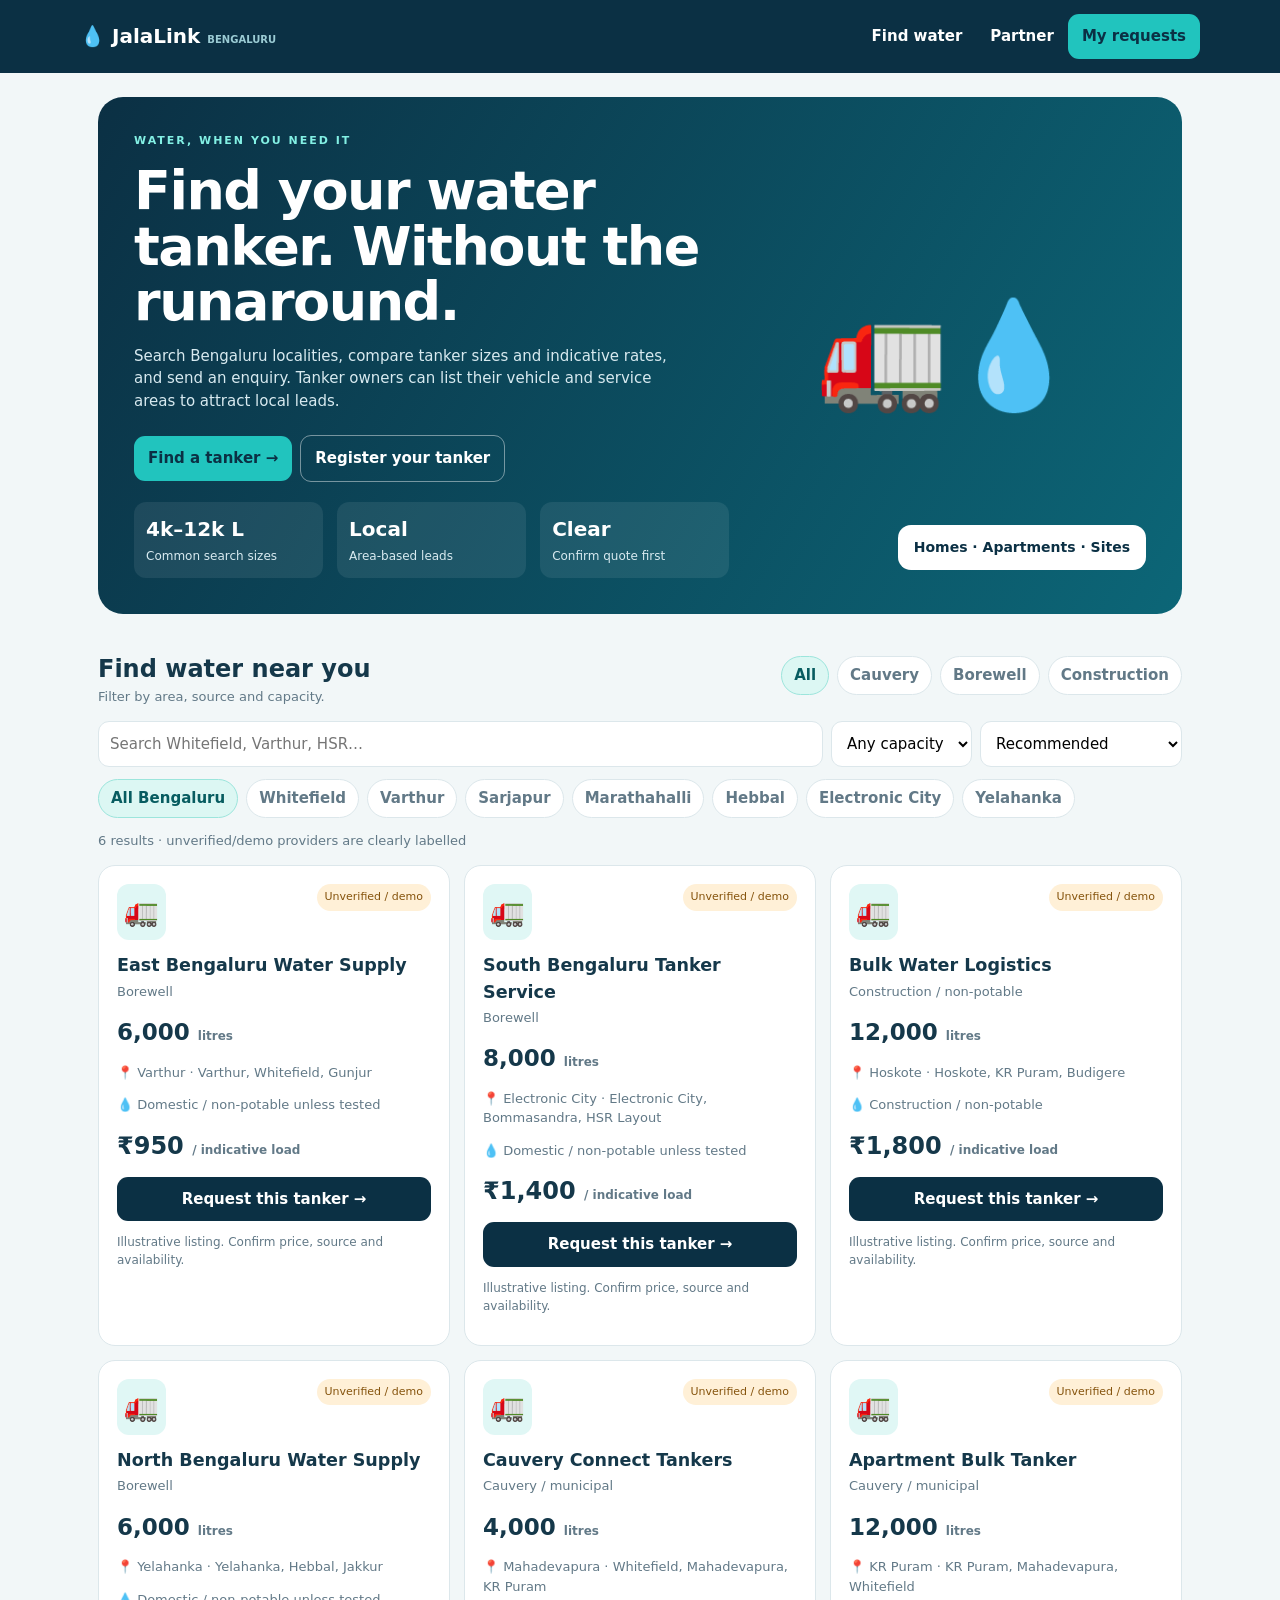
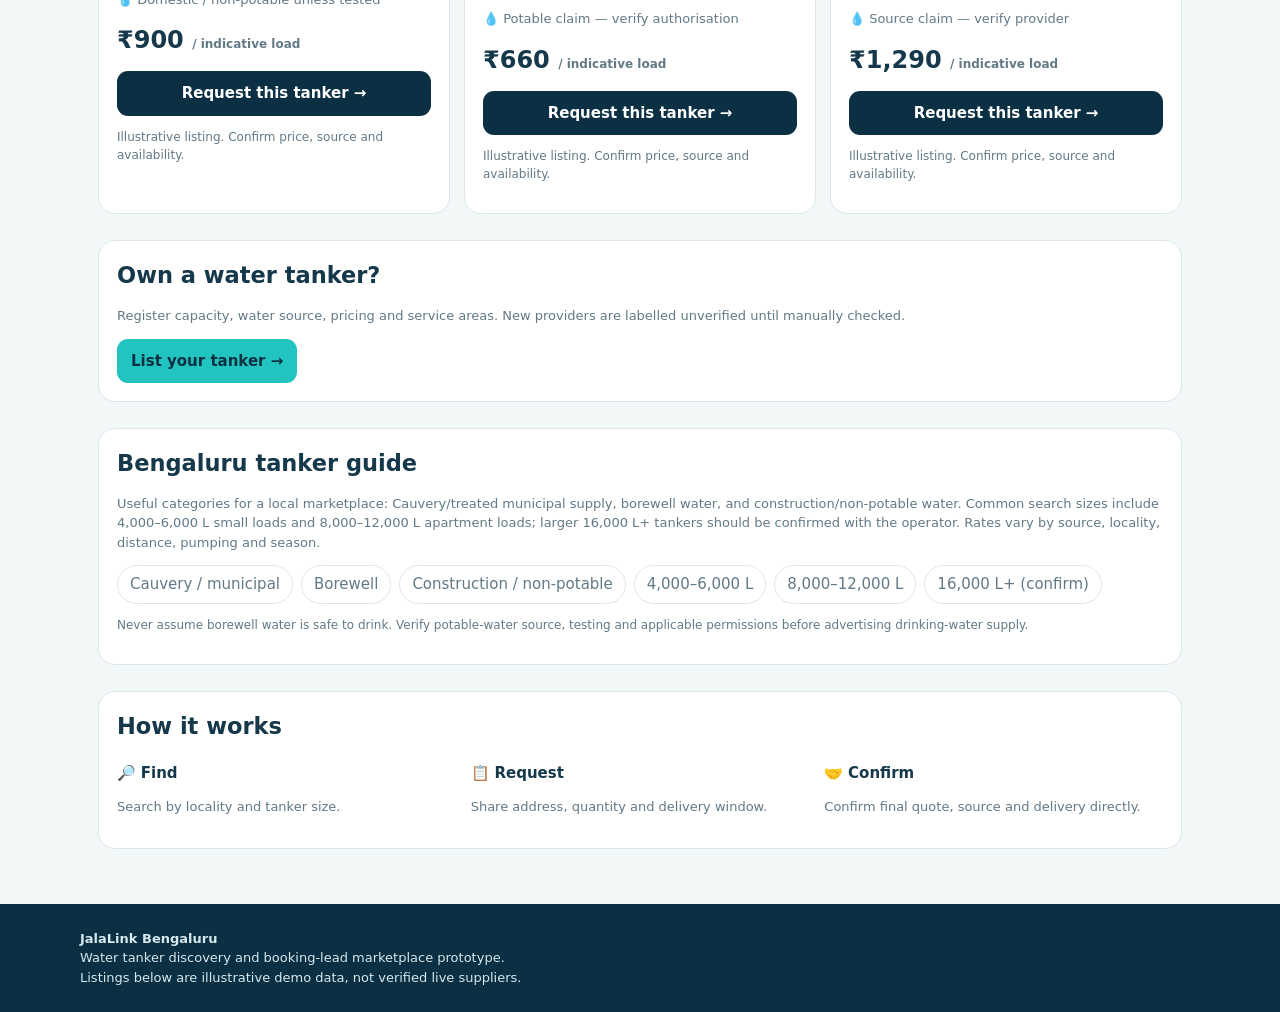
<file: index.html>
<!doctype html>
<html lang="en"><head><meta charset="utf-8"><meta name="viewport" content="width=device-width,initial-scale=1"><title>JalaLink Bengaluru | Water Tanker Booking</title><style>
:root{--navy:#0b3044;--teal:#21c4be;--ink:#15384a;--muted:#627987;--bg:#f2f7f8;--line:#dce7eb}*{box-sizing:border-box}body{margin:0;background:var(--bg);color:var(--ink);font:15px/1.5 system-ui,sans-serif}button,input,select,textarea{font:inherit}button{cursor:pointer;border:0;border-radius:11px;padding:11px 14px;font-weight:750}.nav{background:var(--navy);color:white;padding:14px max(calc((100vw - 1120px)/2),18px);display:flex;justify-content:space-between;align-items:center;gap:12px;position:sticky;top:0}.brand{font-size:20px;font-weight:900}.nav button{background:transparent;color:white}.nav .cta{background:var(--teal);color:var(--navy)}main{max-width:1120px;margin:auto;padding:24px 18px 55px}.hero{background:linear-gradient(120deg,#0b3044,#0c6677);color:white;border-radius:25px;padding:36px;display:grid;grid-template-columns:1.2fr .8fr;gap:20px}.eyebrow{color:#83f0e4;text-transform:uppercase;letter-spacing:2px;font-size:11px;font-weight:800}.hero h1{font-size:clamp(35px,5vw,54px);line-height:1.03;letter-spacing:-1.5px;margin:14px 0}.hero p{color:#d8eaf0;max-width:550px}.hero button{margin:8px 8px 0 0}.primary{background:var(--teal);color:var(--navy)}.outline{background:transparent;color:white;border:1px solid #ffffff70}.art{display:grid;place-items:center;font-size:105px;position:relative}.art small{font-size:14px;background:white;color:var(--navy);padding:12px 16px;border-radius:13px;position:absolute;bottom:8px;right:0;font-weight:800}.stats,.cards{display:grid;grid-template-columns:repeat(3,1fr);gap:14px}.stats{margin-top:20px}.stats div{background:#ffffff14;border-radius:12px;padding:12px}.stats b{display:block;font-size:20px}.stats span{font-size:12px;color:#d8eaf0}.head{display:flex;justify-content:space-between;align-items:end;gap:14px;margin:30px 0 14px}.head h2{margin:0;font-size:24px}.muted,.note{color:var(--muted)}.muted{font-size:13px}.toolbar,.pills{display:flex;gap:8px;flex-wrap:wrap;margin:12px 0}.field{background:white;border:1px solid var(--line);border-radius:11px;padding:11px;width:100%;min-width:0}.search{flex:1;min-width:220px}.toolbar select{width:auto}.pill{background:white;border:1px solid var(--line);border-radius:30px;padding:7px 12px;color:var(--muted)}.pill.active{background:#dcf7f3;border-color:#9ce5dc;color:#075c60}.cards{margin-top:15px}.card,.panel{background:white;border:1px solid var(--line);border-radius:17px;padding:18px}.card h3{margin:12px 0 3px}.cardtop{display:flex;justify-content:space-between}.truck{font-size:28px;background:#e0f7f5;border-radius:12px;padding:7px}.badge{font-size:11px;padding:5px 8px;border-radius:20px;background:#fff0d7;color:#85530c;height:max-content}.capacity{font-size:23px;font-weight:850;margin-top:14px}.capacity small,.price small{font-size:12px;color:var(--muted);font-weight:600}.price{font-size:24px;font-weight:900;margin:13px 0}.wide{width:100%;background:var(--navy);color:white}.panel{margin-top:26px}.panel h2{margin:0 0 7px}.note{font-size:12px}.panelgrid{display:grid;grid-template-columns:repeat(3,1fr);gap:15px;margin-top:18px}.empty{text-align:center;padding:25px;border:1px dashed #b6ccd5;border-radius:15px;grid-column:1/-1}.modalback{position:fixed;inset:0;background:#061f2bdd;z-index:9;display:grid;place-items:center;padding:15px}.modal{background:white;border-radius:20px;padding:22px;max-width:600px;width:100%;max-height:92vh;overflow:auto}.close{float:right;background:#edf3f5}.formgrid{display:grid;grid-template-columns:1fr 1fr;gap:12px;margin:15px 0}.formgroup label{display:block;font-weight:750;font-size:13px;margin-bottom:5px}.span2{grid-column:span 2}.toast{position:fixed;bottom:18px;right:18px;background:var(--navy);color:white;padding:13px 17px;border-radius:12px;z-index:12;max-width:340px}.orders{border-top:1px solid var(--line);padding:12px 0}.footer{background:var(--navy);color:#d5e8ed;padding:25px max(calc((100vw - 1120px)/2),18px);font-size:13px}@media(max-width:760px){.hero{grid-template-columns:1fr;padding:25px}.art{min-height:130px}.art small{right:12px}.cards,.panelgrid{grid-template-columns:1fr 1fr}.head{align-items:start;flex-direction:column}.nav{padding:12px}.nav button{font-size:12px;padding:8px}.stats{grid-template-columns:1fr 1fr 1fr}}@media(max-width:480px){main{padding:14px 11px 35px}.hero h1{font-size:38px}.cards,.panelgrid,.formgrid{grid-template-columns:1fr}.span2{grid-column:span 1}.stats{grid-template-columns:1fr 1fr}.brand{font-size:16px}.nav button{padding:7px 6px}.toolbar select{flex:1}}
</style></head><body>
<header class="nav"><div class="brand">💧 JalaLink <span style="font-size:10px;color:#9bcbd4">BENGALURU</span></div><div><button onclick="document.getElementById('find').scrollIntoView({behavior:'smooth'})">Find water</button><button onclick="register()">Partner</button><button class="cta" onclick="myOrders()">My requests</button></div></header>
<main><section class="hero"><div><div class="eyebrow">Water, when you need it</div><h1>Find your water tanker. Without the runaround.</h1><p>Search Bengaluru localities, compare tanker sizes and indicative rates, and send an enquiry. Tanker owners can list their vehicle and service areas to attract local leads.</p><button class="primary" onclick="document.getElementById('find').scrollIntoView({behavior:'smooth'})">Find a tanker →</button><button class="outline" onclick="register()">Register your tanker</button><div class="stats"><div><b>4k–12k L</b><span>Common search sizes</span></div><div><b>Local</b><span>Area-based leads</span></div><div><b>Clear</b><span>Confirm quote first</span></div></div></div><div class="art">🚛💧<small>Homes · Apartments · Sites</small></div></section>
<div class="head" id="find"><div><h2>Find water near you</h2><div class="muted">Filter by area, source and capacity.</div></div><div class="pills"><button class="pill active" data-type="all" onclick="setType('all',this)">All</button><button class="pill" data-type="cauvery" onclick="setType('cauvery',this)">Cauvery</button><button class="pill" data-type="borewell" onclick="setType('borewell',this)">Borewell</button><button class="pill" data-type="construction" onclick="setType('construction',this)">Construction</button></div></div>
<div class="toolbar"><input id="search" class="field search" placeholder="Search Whitefield, Varthur, HSR…" oninput="render()"><select id="cap" class="field" onchange="render()"><option value="">Any capacity</option><option>4000</option><option>5000</option><option>6000</option><option>8000</option><option>12000</option><option>16000</option></select><select id="sort" class="field" onchange="render()"><option value="default">Recommended</option><option value="price">Price: low to high</option><option value="capacity">Capacity: high to low</option></select></div>
<div class="pills" id="areas"><button class="pill active" onclick="area('',this)">All Bengaluru</button><button class="pill" onclick="area('Whitefield',this)">Whitefield</button><button class="pill" onclick="area('Varthur',this)">Varthur</button><button class="pill" onclick="area('Sarjapur',this)">Sarjapur</button><button class="pill" onclick="area('Marathahalli',this)">Marathahalli</button><button class="pill" onclick="area('Hebbal',this)">Hebbal</button><button class="pill" onclick="area('Electronic City',this)">Electronic City</button><button class="pill" onclick="area('Yelahanka',this)">Yelahanka</button></div><p class="muted" id="count"></p><div id="listings" class="cards"></div>
<section class="panel"><h2>Own a water tanker?</h2><p class="muted">Register capacity, water source, pricing and service areas. New providers are labelled unverified until manually checked.</p><button class="primary" onclick="register()">List your tanker →</button></section>
<section class="panel"><h2>Bengaluru tanker guide</h2><p class="muted">Useful categories for a local marketplace: Cauvery/treated municipal supply, borewell water, and construction/non-potable water. Common search sizes include 4,000–6,000 L small loads and 8,000–12,000 L apartment loads; larger 16,000 L+ tankers should be confirmed with the operator. Rates vary by source, locality, distance, pumping and season.</p><div class="pills"><span class="pill">Cauvery / municipal</span><span class="pill">Borewell</span><span class="pill">Construction / non-potable</span><span class="pill">4,000–6,000 L</span><span class="pill">8,000–12,000 L</span><span class="pill">16,000 L+ (confirm)</span></div><p class="note">Never assume borewell water is safe to drink. Verify potable-water source, testing and applicable permissions before advertising drinking-water supply.</p></section>
<section class="panel"><h2>How it works</h2><div class="panelgrid"><div>🔎 <b>Find</b><p class="muted">Search by locality and tanker size.</p></div><div>📋 <b>Request</b><p class="muted">Share address, quantity and delivery window.</p></div><div>🤝 <b>Confirm</b><p class="muted">Confirm final quote, source and delivery directly.</p></div></div></section>
</main><footer class="footer"><b>JalaLink Bengaluru</b><br>Water tanker discovery and booking-lead marketplace prototype.<br>Listings below are illustrative demo data, not verified live suppliers.</footer><div id="modal"></div><div id="toast"></div>
<script>
const demo=[
{id:'d1',name:'East Bengaluru Water Supply',source:'borewell',capacity:6000,price:950,area:'Varthur',areas:['Varthur','Whitefield','Gunjur','Sarjapur'],use:'Domestic / non-potable unless tested'},
{id:'d2',name:'South Bengaluru Tanker Service',source:'borewell',capacity:8000,price:1400,area:'Electronic City',areas:['Electronic City','Bommasandra','HSR Layout'],use:'Domestic / non-potable unless tested'},
{id:'d3',name:'Bulk Water Logistics',source:'construction',capacity:12000,price:1800,area:'Hoskote',areas:['Hoskote','KR Puram','Budigere'],use:'Construction / non-potable'},
{id:'d4',name:'North Bengaluru Water Supply',source:'borewell',capacity:6000,price:900,area:'Yelahanka',areas:['Yelahanka','Hebbal','Jakkur'],use:'Domestic / non-potable unless tested'},
{id:'d5',name:'Cauvery Connect Tankers',source:'cauvery',capacity:4000,price:660,area:'Mahadevapura',areas:['Whitefield','Mahadevapura','KR Puram'],use:'Potable claim — verify authorisation'},
{id:'d6',name:'Apartment Bulk Tanker',source:'cauvery',capacity:12000,price:1290,area:'KR Puram',areas:['KR Puram','Mahadevapura','Whitefield'],use:'Source claim — verify provider'}
];let type='all',areaPick='',bookingProvider=null;const esc=s=>String(s??'').replace(/[&<>"']/g,c=>({'&':'&amp;','<':'&lt;','>':'&gt;','"':'&quot;',"'":'&#39;'}[c]));const money=n=>'₹'+Number(n).toLocaleString('en-IN');const label=s=>({cauvery:'Cauvery / municipal',borewell:'Borewell',construction:'Construction / non-potable',other:'Other source'}[s]||s);const providers=()=>[...JSON.parse(localStorage.getItem('jalalinkProviders')||'[]'),...demo];const orders=()=>JSON.parse(localStorage.getItem('jalalinkOrders')||'[]');
function render(){let q=document.getElementById('search').value.toLowerCase().trim(),cap=document.getElementById('cap').value,sort=document.getElementById('sort').value;let rows=providers().filter(p=>(type==='all'||p.source===type)&&(!cap||p.capacity==cap)&&(!areaPick||(p.area+' '+(p.areas||[]).join(' ')).toLowerCase().includes(areaPick.toLowerCase()))&&(!q||(p.name+' '+p.area+' '+(p.areas||[]).join(' ')+' '+label(p.source)).toLowerCase().includes(q)));if(sort==='price')rows.sort((a,b)=>a.price-b.price);if(sort==='capacity')rows.sort((a,b)=>b.capacity-a.capacity);document.getElementById('count').textContent=rows.length+' results · unverified/demo providers are clearly labelled';document.getElementById('listings').innerHTML=rows.length?rows.map(p=>'<article class="card"><div class="cardtop"><div class="truck">🚛</div><span class="badge">'+(p.verified?'Verified':'Unverified / demo')+'</span></div><h3>'+esc(p.name)+'</h3><div class="muted">'+esc(label(p.source))+'</div><div class="capacity">'+Number(p.capacity).toLocaleString('en-IN')+' <small>litres</small></div><p class="muted">📍 '+esc(p.area)+' · '+esc((p.areas||[]).slice(0,3).join(', '))+'</p><p class="muted">💧 '+esc(p.use||'Confirm source with supplier')+'</p><div class="price">'+money(p.price)+' <small>/ indicative load</small></div><button class="wide" onclick="book(\''+esc(p.id)+'\')">Request this tanker →</button><p class="note">Illustrative listing. Confirm price, source and availability.</p></article>').join(''):'<div class="empty">No matches yet.<p>Try another area or post a water request.</p><button class="primary" onclick="genericLead()">Post a request</button></div>'}
function setType(t,el){type=t;document.querySelectorAll('[data-type]').forEach(b=>b.classList.remove('active'));el.classList.add('active');render()}function area(a,el){areaPick=a;document.querySelectorAll('#areas .pill').forEach(b=>b.classList.remove('active'));el.classList.add('active');document.getElementById('search').value='';render()}
function pop(html){document.getElementById('modal').innerHTML='<div class="modalback" onclick="if(event.target===this)closeModal()"><section class="modal"><button class="close" onclick="closeModal()">Close ✕</button>'+html+'</section></div>';document.body.style.overflow='hidden'}function closeModal(){document.getElementById('modal').innerHTML='';document.body.style.overflow=''}function notify(s){document.getElementById('toast').innerHTML='<div class="toast">'+esc(s)+'</div>';setTimeout(()=>document.getElementById('toast').innerHTML='',4000)}
function bookingForm(p){bookingProvider=p;pop('<h2>Water tanker enquiry</h2><p class="muted">'+esc(p?p.name:'Open request')+(p?' · '+p.capacity+' litres · '+money(p.price):'')+'</p><form onsubmit="saveOrder(event)"><div class="formgrid"><div class="formgroup"><label>Name *</label><input required name="name" class="field" placeholder="Your name"></div><div class="formgroup"><label>Mobile *</label><input required name="phone" class="field" inputmode="numeric" pattern="[6-9][0-9]{9}" maxlength="10" placeholder="10-digit mobile"></div><div class="formgroup"><label>Locality *</label><input required name="area" class="field" placeholder="Bengaluru area"></div><div class="formgroup"><label>Pincode</label><input name="pincode" class="field" pattern="[0-9]{6}" maxlength="6" placeholder="6-digit pincode"></div><div class="formgroup span2"><label>Full delivery address *</label><input required name="address" class="field" placeholder="Address and landmark"></div><div class="formgroup"><label>When? *</label><select required name="when" class="field"><option>As soon as possible</option><option>Today</option><option>Tomorrow</option><option>Discuss with supplier</option></select></div><div class="formgroup"><label>Intended use *</label><select name="use" class="field"><option>Domestic — source to be confirmed</option><option>Drinking — verified potable source only</option><option>Construction / non-potable</option><option>Apartment / commercial</option></select></div><div class="formgroup span2"><label>Extra instructions</label><textarea name="notes" class="field" rows="2" placeholder="Hose/pump access, gate, recurring demand"></textarea></div></div><p class="note">Prototype notice: saves on this device only; no supplier receives this request yet.</p><button class="wide">Save enquiry</button></form>')}
function book(id){bookingForm(providers().find(p=>p.id===id))}function genericLead(){bookingForm(null)}
function saveOrder(e){e.preventDefault();let f=new FormData(e.target),o={id:'JL-'+Date.now().toString().slice(-7),provider:bookingProvider?.name||'Open request — supplier match pending',capacity:bookingProvider?.capacity||'',price:bookingProvider?.price||null,name:f.get('name'),phone:f.get('phone'),area:f.get('area'),pincode:f.get('pincode'),address:f.get('address'),when:f.get('when'),use:f.get('use'),notes:f.get('notes'),createdAt:new Date().toISOString(),status:'Saved locally'};let a=orders();a.unshift(o);localStorage.setItem('jalalinkOrders',JSON.stringify(a));closeModal();notify('Enquiry saved on this device. No supplier contacted.');myOrders()}
function myOrders(){let a=orders();pop('<h2>My saved requests</h2><p class="muted">Stored in this browser only.</p>'+(a.length?a.map(o=>'<div class="orders"><b>'+esc(o.id)+' · '+esc(o.provider)+'</b><div class="muted">'+esc(o.area)+' · '+esc(o.when)+' · '+esc(o.use)+'</div><button class="pill" onclick="removeOrder(\''+esc(o.id)+'\')">Remove</button></div>').join(''):'<p class="muted">No saved requests yet.</p>'))}function removeOrder(id){localStorage.setItem('jalalinkOrders',JSON.stringify(orders().filter(o=>o.id!==id)));myOrders()}
function register(){pop('<h2>Register your tanker</h2><p class="muted">List your vehicle and service area. New listings are unverified.</p><form onsubmit="saveProvider(event)"><div class="formgrid"><div class="formgroup"><label>Owner / business *</label><input required name="name" class="field"></div><div class="formgroup"><label>Mobile *</label><input required name="phone" class="field" pattern="[6-9][0-9]{9}" maxlength="10"></div><div class="formgroup"><label>Base locality *</label><input required name="area" class="field" placeholder="e.g. KR Puram"></div><div class="formgroup"><label>Capacity *</label><select required name="capacity" class="field"><option value="">Choose</option><option value="4000">4,000 L</option><option value="5000">5,000 L</option><option value="6000">6,000 L</option><option value="8000">8,000 L</option><option value="12000">12,000 L</option><option value="16000">16,000 L</option><option value="20000">20,000+ L</option></select></div><div class="formgroup"><label>Water source *</label><select name="source" class="field"><option value="cauvery">Cauvery / municipal</option><option value="borewell">Borewell</option><option value="construction">Construction / non-potable</option><option value="other">Other</option></select></div><div class="formgroup"><label>Indicative price/load ₹ *</label><input required type="number" min="1" name="price" class="field"></div><div class="formgroup span2"><label>Service areas, comma-separated *</label><input required name="areas" class="field" placeholder="Whitefield, Varthur, Sarjapur"></div><div class="formgroup"><label>Vehicle registration</label><input name="vehicle" class="field" placeholder="KA-XX-XX-XXXX"></div><div class="formgroup"><label>Water use / quality notes</label><input name="use" class="field" placeholder="Non-potable, test report, etc."></div></div><p class="note">Demo stores this listing only on this device; it is not shared with other users. Potable-water claims require evidence and verification.</p><button class="wide">Save supplier listing</button></form>')}
function saveProvider(e){e.preventDefault();let f=new FormData(e.target),areas=String(f.get('areas')).split(',').map(x=>x.trim()).filter(Boolean);let p={id:'p-'+Date.now(),name:String(f.get('name')).trim(),phone:f.get('phone'),area:String(f.get('area')).trim(),areas,capacity:Number(f.get('capacity')),source:f.get('source'),price:Number(f.get('price')),use:f.get('use')||'Not specified',vehicle:f.get('vehicle')||'',verified:false};let a=JSON.parse(localStorage.getItem('jalalinkProviders')||'[]');a.unshift(p);localStorage.setItem('jalalinkProviders',JSON.stringify(a));closeModal();areaPick='';document.getElementById('search').value='';render();notify('Listing saved on this device only — not public yet.');document.getElementById('find').scrollIntoView({behavior:'smooth'})}
render();
</script></body></html>
</file>
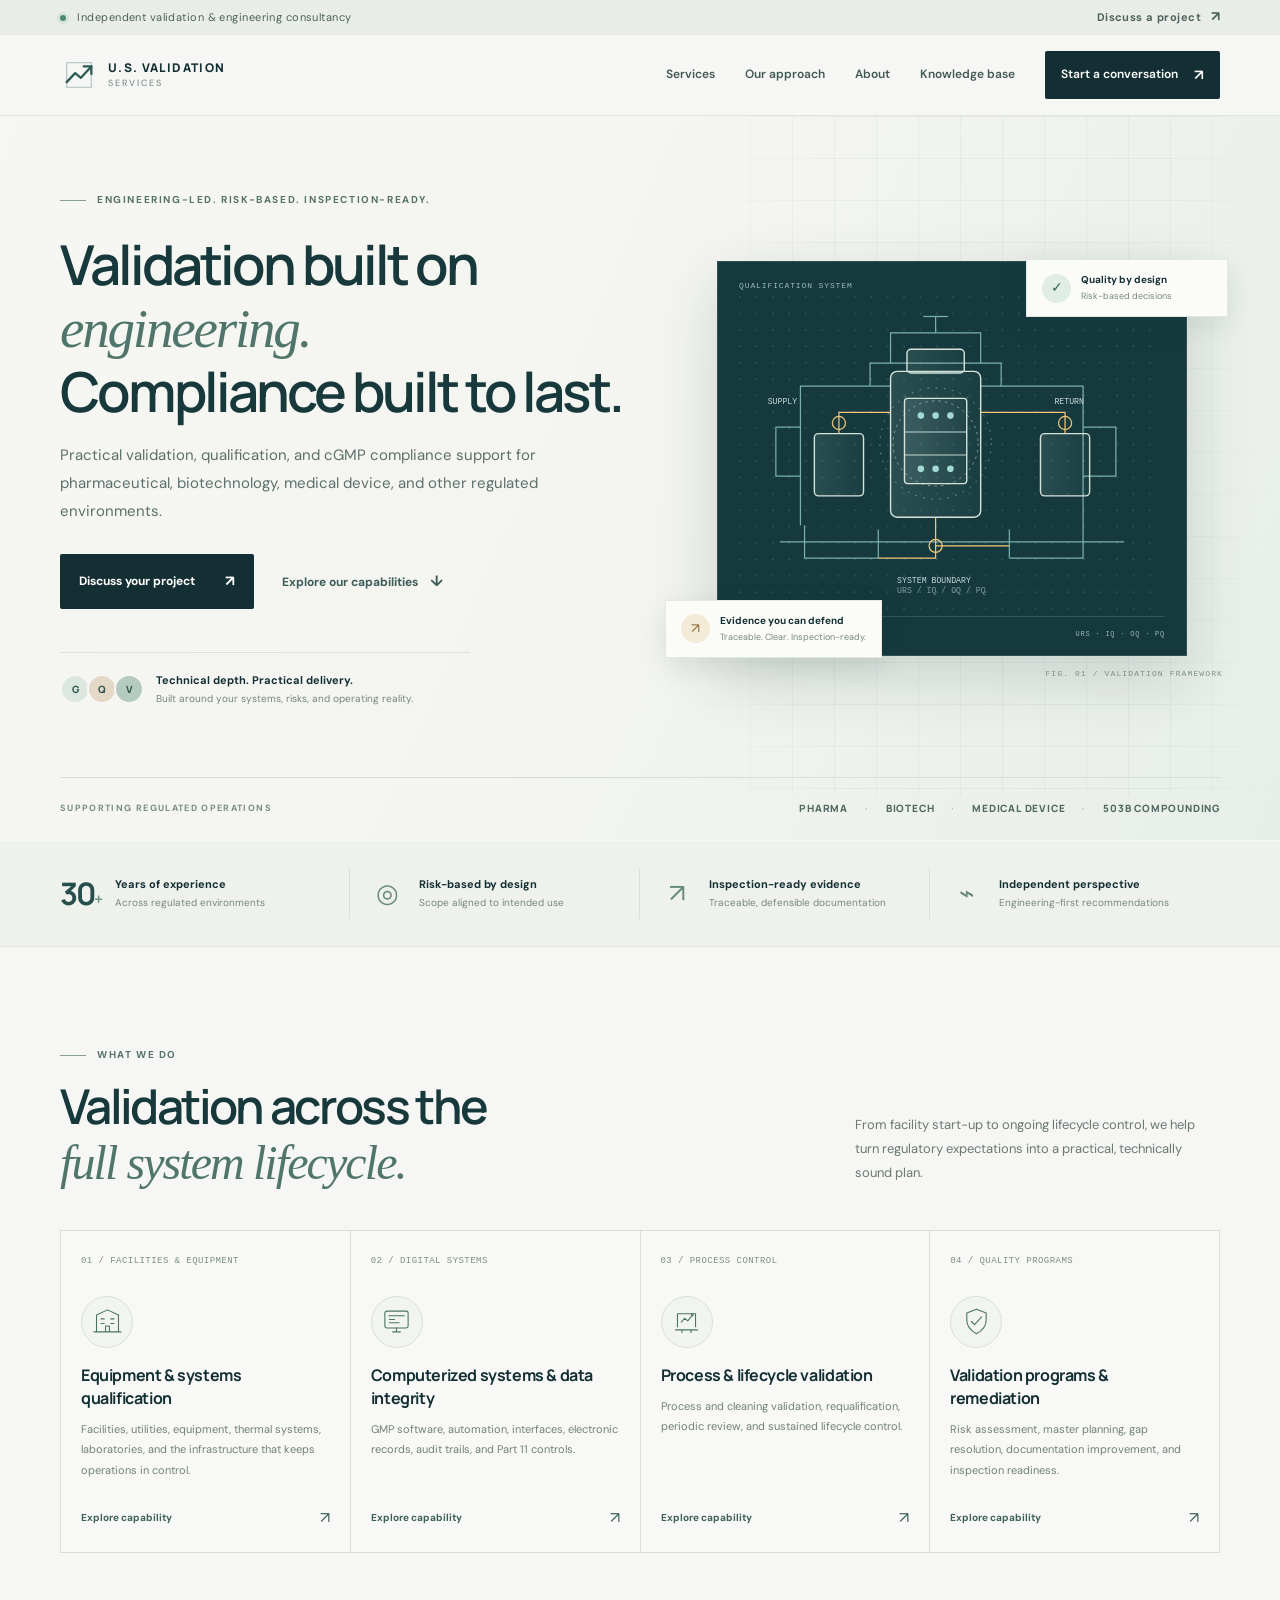
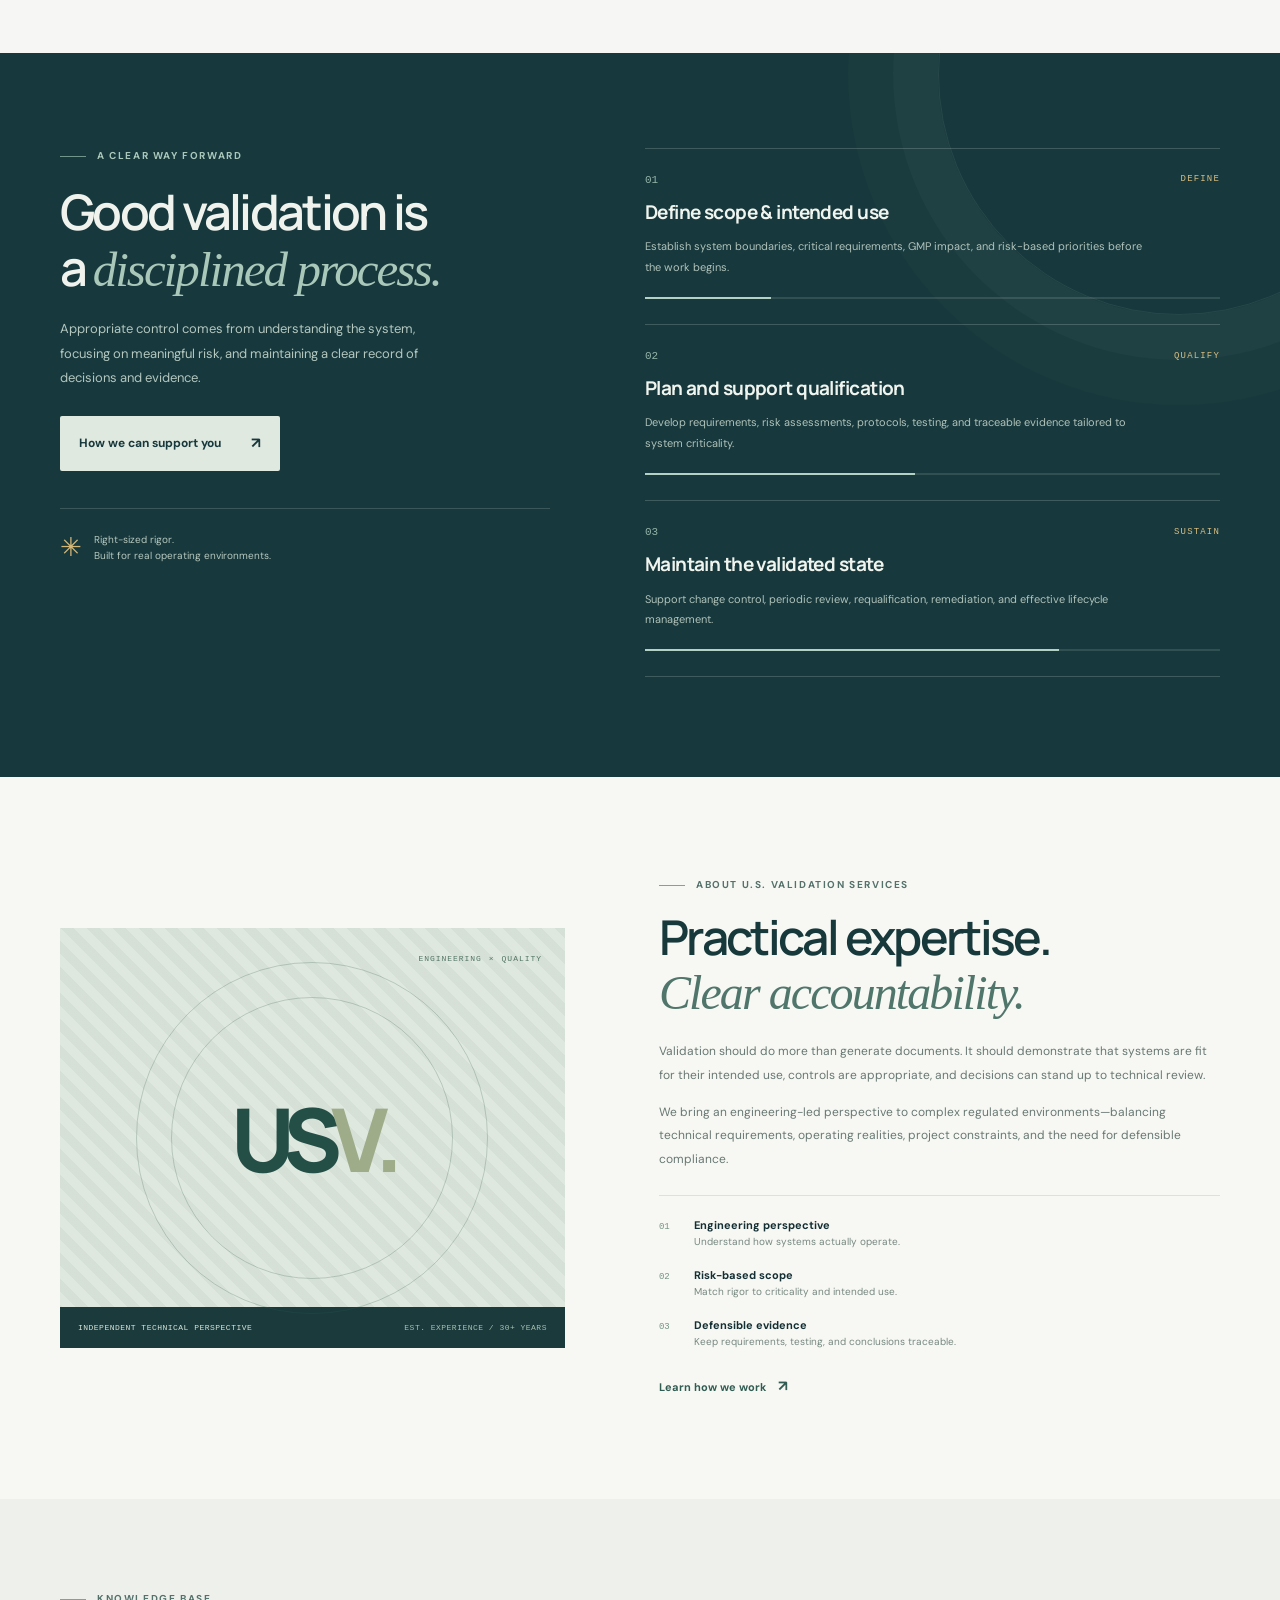
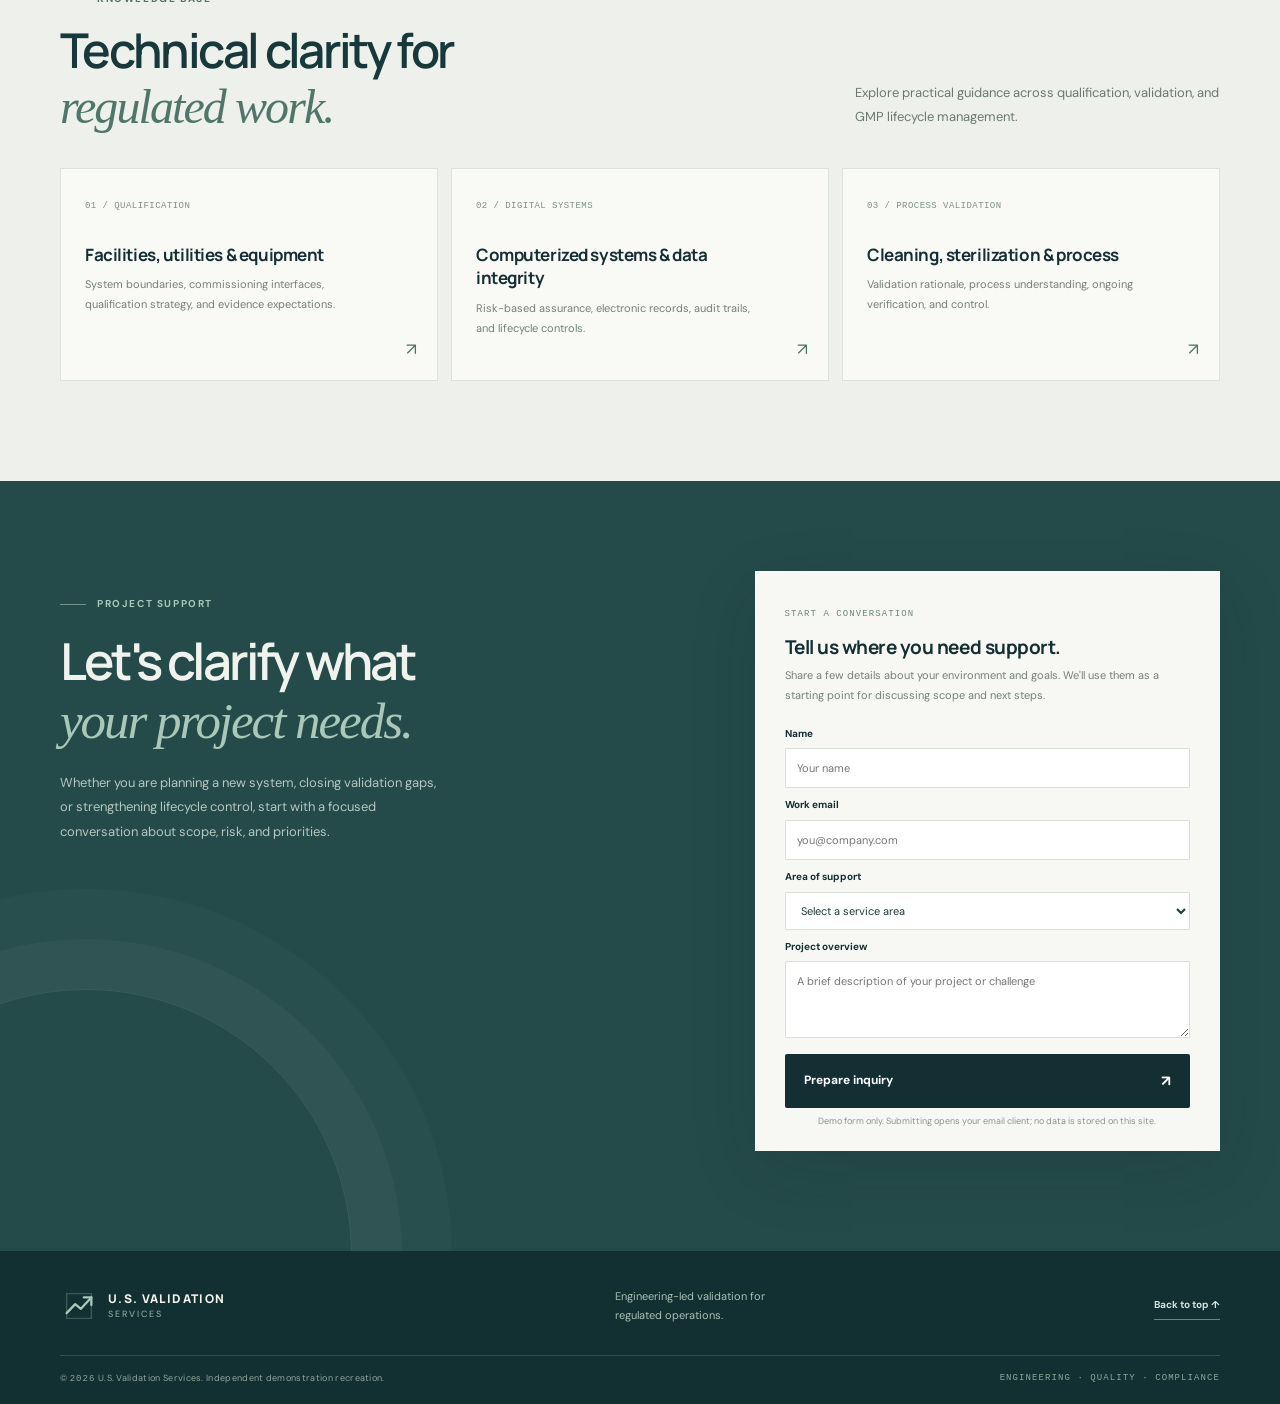
<file: usvalidation-clone/index.html>
<!doctype html>
<html lang="en">
<head>
  <meta charset="utf-8">
  <meta name="viewport" content="width=device-width, initial-scale=1">
  <meta name="description" content="Engineering-led validation, qualification and cGMP compliance support for pharmaceutical, biotechnology and regulated life-science operations.">
  <meta name="theme-color" content="#f6f7f4">
  <title>U.S. Validation Services | Pharmaceutical Validation & cGMP Compliance</title>
  <link rel="preconnect" href="https://fonts.googleapis.com">
  <link rel="preconnect" href="https://fonts.gstatic.com" crossorigin>
  <link href="https://fonts.googleapis.com/css2?family=DM+Sans:wght@400;500;600;700&family=Manrope:wght@400;500;600;700;800&display=swap" rel="stylesheet">
  <link rel="stylesheet" href="styles.css">
</head>
<body>
  <div class="topline"><div class="wrap topline-inner"><span><i class="status-dot"></i> Independent validation & engineering consultancy</span><a href="#contact">Discuss a project <span aria-hidden="true">↗</span></a></div></div>
  <header class="header">
    <div class="wrap nav">
      <a class="brand" href="#home" aria-label="U.S. Validation Services home">
        <span class="brand-mark"><svg viewBox="0 0 40 40" aria-hidden="true"><path d="M7 27.5 16 18l6 5 11-12" fill="none" stroke="currentColor" stroke-width="2.4" stroke-linecap="round" stroke-linejoin="round"/><path d="M25 11h8v8" fill="none" stroke="currentColor" stroke-width="2.4" stroke-linecap="round" stroke-linejoin="round"/><path d="M7 7h26v26H7z" fill="none" stroke="currentColor" stroke-width="1.5" opacity=".28"/></svg></span>
        <span class="brand-text"><strong>U.S. VALIDATION</strong><small>SERVICES</small></span>
      </a>
      <button class="menu-toggle" aria-label="Toggle navigation" aria-expanded="false"><span></span><span></span></button>
      <nav class="nav-links" aria-label="Main navigation">
        <a href="#services">Services</a><a href="#approach">Our approach</a><a href="#about">About</a><a href="#knowledge">Knowledge base</a>
        <a class="nav-cta" href="#contact">Start a conversation <span aria-hidden="true">↗</span></a>
      </nav>
    </div>
  </header>
  <main>
    <section class="hero" id="home">
      <div class="hero-grid" aria-hidden="true"></div>
      <div class="wrap hero-inner">
        <div class="hero-copy">
          <div class="eyebrow"><span class="eyebrow-line"></span> ENGINEERING-LED. RISK-BASED. INSPECTION-READY.</div>
          <h1>Validation built on <em>engineering.</em><br>Compliance built to last.</h1>
          <p class="hero-lead">Practical validation, qualification, and cGMP compliance support for pharmaceutical, biotechnology, medical device, and other regulated environments.</p>
          <div class="hero-actions"><a class="button button-dark" href="#contact">Discuss your project <span>↗</span></a><a class="text-link" href="#services">Explore our capabilities <span>↓</span></a></div>
          <div class="hero-proof"><div class="proof-avatars" aria-hidden="true"><span>G</span><span>Q</span><span>V</span></div><div><strong>Technical depth. Practical delivery.</strong><small>Built around your systems, risks, and operating reality.</small></div></div>
        </div>
        <div class="hero-visual">
          <div class="visual-tag tag-top"><span class="mini-icon">✓</span><div><strong>Quality by design</strong><small>Risk-based decisions</small></div></div>
          <div class="blueprint">
            <div class="blueprint-head"><span>QUALIFICATION SYSTEM</span><span class="blueprint-status"><i></i> CONTROLLED</span></div>
            <svg class="blueprint-art" viewBox="0 0 520 390" role="img" aria-label="Technical illustration of a controlled process system">
              <defs><pattern id="dots" width="20" height="20" patternUnits="userSpaceOnUse"><circle cx="1.5" cy="1.5" r="1.1" fill="#7ea6ad" opacity=".28"/></pattern><linearGradient id="glass" x1="0" x2="1"><stop stop-color="#b9d7d4" stop-opacity=".13"/><stop offset="1" stop-color="#b9d7d4" stop-opacity=".03"/></linearGradient></defs>
              <rect width="520" height="390" fill="url(#dots)"/>
              <g stroke="#8cc4c3" stroke-width="1.5" fill="none" opacity=".85"><path d="M50 300H470M75 280V110H160M160 110V82H320V110H420V280"/><path d="M80 280V320H170M420 280V320H330"/><path d="M170 320V285M330 320V285"/><path d="M160 110H185M295 110H320"/><path d="M185 82V45H295V82"/><path d="M240 45V25"/><path d="M225 25H255"/><path d="M75 160H45V220H75M420 160H460V220H420"/></g>
              <g stroke="#d5e4db" stroke-width="1.7" fill="url(#glass)"><rect x="185" y="92" width="110" height="178" rx="8"/><rect x="205" y="65" width="70" height="29" rx="5"/><rect x="202" y="125" width="76" height="104" rx="4"/><path d="M202 166h76M202 194h76" opacity=".6"/><rect x="92" y="168" width="60" height="76" rx="5"/><rect x="368" y="168" width="60" height="76" rx="5"/></g>
              <g fill="#a3dbd2"><circle cx="222" cy="146" r="4"/><circle cx="240" cy="146" r="4"/><circle cx="258" cy="146" r="4"/><circle cx="222" cy="211" r="4"/><circle cx="240" cy="211" r="4"/><circle cx="258" cy="211" r="4"/></g>
              <g stroke="#f3c77a" stroke-width="1.5" fill="none"><path d="M122 168V142H185"/><path d="M398 168V142H295"/><path d="M240 270V305"/><path d="M170 320H240V305H330"/><circle cx="122" cy="155" r="8"/><circle cx="398" cy="155" r="8"/><circle cx="240" cy="305" r="8"/></g>
              <g fill="#c7d9d7" font-family="monospace" font-size="10"><text x="35" y="132">SUPPLY</text><text x="385" y="132">RETURN</text><text x="193" y="350">SYSTEM BOUNDARY</text><text x="193" y="363" opacity=".6">URS / IQ / OQ / PQ</text></g>
              <g stroke="#d6e5dc" stroke-width="1" fill="none" opacity=".65"><circle cx="240" cy="180" r="52" stroke-dasharray="3 5"/><circle cx="240" cy="180" r="68" stroke-dasharray="2 8"/></g>
            </svg>
            <div class="blueprint-footer"><span><i></i> SYSTEM QUALIFICATION</span><span>URS · IQ · OQ · PQ</span></div>
          </div>
          <div class="visual-tag tag-bottom"><span class="mini-icon icon-gold">↗</span><div><strong>Evidence you can defend</strong><small>Traceable. Clear. Inspection-ready.</small></div></div>
          <div class="visual-index">FIG. 01 / VALIDATION FRAMEWORK</div>
        </div>
      </div>
      <div class="wrap hero-bottom"><span>SUPPORTING REGULATED OPERATIONS</span><div class="industry-list"><span>PHARMA</span><b>·</b><span>BIOTECH</span><b>·</b><span>MEDICAL DEVICE</span><b>·</b><span>503B COMPOUNDING</span></div></div>
    </section>
    <section class="trust-strip"><div class="wrap trust-grid"><div class="trust-item"><span class="trust-num">30<span>+</span></span><div><strong>Years of experience</strong><small>Across regulated environments</small></div></div><div class="trust-item"><span class="trust-symbol">◎</span><div><strong>Risk-based by design</strong><small>Scope aligned to intended use</small></div></div><div class="trust-item"><span class="trust-symbol">↗</span><div><strong>Inspection-ready evidence</strong><small>Traceable, defensible documentation</small></div></div><div class="trust-item"><span class="trust-symbol">⌁</span><div><strong>Independent perspective</strong><small>Engineering-first recommendations</small></div></div></div></section>
    <section class="section services" id="services">
      <div class="wrap">
        <div class="section-heading"><div><div class="eyebrow"><span class="eyebrow-line"></span> WHAT WE DO</div><h2>Validation across the<br><em>full system lifecycle.</em></h2></div><p>From facility start-up to ongoing lifecycle control, we help turn regulatory expectations into a practical, technically sound plan.</p></div>
        <div class="service-grid">
          <a class="service-card" href="#contact"><span class="card-number">01 / FACILITIES & EQUIPMENT</span><span class="card-icon"><svg viewBox="0 0 48 48"><path d="M7 40V14l17-8 17 8v26M3 40h42M14 20h5m10 0h5M14 27h5m10 0h5M21 40V31h6v9" fill="none" stroke="currentColor" stroke-width="1.7" stroke-linecap="round" stroke-linejoin="round"/></svg></span><h3>Equipment & systems qualification</h3><p>Facilities, utilities, equipment, thermal systems, laboratories, and the infrastructure that keeps operations in control.</p><span class="card-link">Explore capability <b>↗</b></span></a>
          <a class="service-card" href="#contact"><span class="card-number">02 / DIGITAL SYSTEMS</span><span class="card-icon"><svg viewBox="0 0 48 48"><rect x="6" y="8" width="36" height="26" rx="3" fill="none" stroke="currentColor" stroke-width="1.7"/><path d="M18 40h12M24 34v6M12 15h24M13 21h8m-8 5h15" fill="none" stroke="currentColor" stroke-width="1.7" stroke-linecap="round"/></svg></span><h3>Computerized systems & data integrity</h3><p>GMP software, automation, interfaces, electronic records, audit trails, and Part 11 controls.</p><span class="card-link">Explore capability <b>↗</b></span></a>
          <a class="service-card" href="#contact"><span class="card-number">03 / PROCESS CONTROL</span><span class="card-icon"><svg viewBox="0 0 48 48"><path d="M7 37h34M10 32V12h28v20M16 25l5-6 5 4 7-9M17 37v4m14-4v4" fill="none" stroke="currentColor" stroke-width="1.7" stroke-linecap="round" stroke-linejoin="round"/><circle cx="33" cy="14" r="2" fill="currentColor"/></svg></span><h3>Process & lifecycle validation</h3><p>Process and cleaning validation, requalification, periodic review, and sustained lifecycle control.</p><span class="card-link">Explore capability <b>↗</b></span></a>
          <a class="service-card" href="#contact"><span class="card-number">04 / QUALITY PROGRAMS</span><span class="card-icon"><svg viewBox="0 0 48 48"><path d="M24 5 39 11v11c0 10-6 16-15 21C15 38 9 32 9 22V11z" fill="none" stroke="currentColor" stroke-width="1.7" stroke-linejoin="round"/><path d="m16 24 5 5 11-12" fill="none" stroke="currentColor" stroke-width="1.7" stroke-linecap="round" stroke-linejoin="round"/></svg></span><h3>Validation programs & remediation</h3><p>Risk assessment, master planning, gap resolution, documentation improvement, and inspection readiness.</p><span class="card-link">Explore capability <b>↗</b></span></a>
        </div>
      </div>
    </section>
    <section class="approach-section" id="approach"><div class="wrap approach-layout">
      <div class="approach-intro"><div class="eyebrow eyebrow-light"><span class="eyebrow-line"></span> A CLEAR WAY FORWARD</div><h2>Good validation is<br>a <em>disciplined process.</em></h2><p>Appropriate control comes from understanding the system, focusing on meaningful risk, and maintaining a clear record of decisions and evidence.</p><a class="button button-light" href="#contact">How we can support you <span>↗</span></a><div class="approach-note"><span class="note-cross">✳</span><span>Right-sized rigor.<br>Built for real operating environments.</span></div></div>
      <div class="steps">
        <article class="step"><div class="step-head"><span>01</span><span class="step-state">DEFINE</span></div><h3>Define scope & intended use</h3><p>Establish system boundaries, critical requirements, GMP impact, and risk-based priorities before the work begins.</p><div class="step-line"><span></span></div></article>
        <article class="step"><div class="step-head"><span>02</span><span class="step-state">QUALIFY</span></div><h3>Plan and support qualification</h3><p>Develop requirements, risk assessments, protocols, testing, and traceable evidence tailored to system criticality.</p><div class="step-line"><span></span></div></article>
        <article class="step"><div class="step-head"><span>03</span><span class="step-state">SUSTAIN</span></div><h3>Maintain the validated state</h3><p>Support change control, periodic review, requalification, remediation, and effective lifecycle management.</p><div class="step-line"><span></span></div></article>
      </div>
    </div></section>
    <section class="about-section section" id="about"><div class="wrap about-layout"><div class="about-visual"><div class="about-mark">US<span>V.</span></div><div class="about-stamp"><span>ENGINEERING</span><span>×</span><span>QUALITY</span></div><div class="about-caption">INDEPENDENT TECHNICAL PERSPECTIVE <span>EST. EXPERIENCE / 30+ YEARS</span></div></div><div class="about-copy"><div class="eyebrow"><span class="eyebrow-line"></span> ABOUT U.S. VALIDATION SERVICES</div><h2>Practical expertise.<br><em>Clear accountability.</em></h2><p>Validation should do more than generate documents. It should demonstrate that systems are fit for their intended use, controls are appropriate, and decisions can stand up to technical review.</p><p>We bring an engineering-led perspective to complex regulated environments—balancing technical requirements, operating realities, project constraints, and the need for defensible compliance.</p><div class="principles"><div><span>01</span><strong>Engineering perspective</strong><small>Understand how systems actually operate.</small></div><div><span>02</span><strong>Risk-based scope</strong><small>Match rigor to criticality and intended use.</small></div><div><span>03</span><strong>Defensible evidence</strong><small>Keep requirements, testing, and conclusions traceable.</small></div></div><a href="#contact" class="inline-arrow">Learn how we work <span>↗</span></a></div></div></section>
    <section class="knowledge-section" id="knowledge"><div class="wrap"><div class="section-heading knowledge-heading"><div><div class="eyebrow"><span class="eyebrow-line"></span> KNOWLEDGE BASE</div><h2>Technical clarity for<br><em>regulated work.</em></h2></div><p>Explore practical guidance across qualification, validation, and GMP lifecycle management.</p></div><div class="knowledge-grid"><a href="#contact" class="knowledge-card"><span class="kb-meta">01 / QUALIFICATION</span><h3>Facilities, utilities & equipment</h3><p>System boundaries, commissioning interfaces, qualification strategy, and evidence expectations.</p><span class="kb-arrow">↗</span></a><a href="#contact" class="knowledge-card"><span class="kb-meta">02 / DIGITAL SYSTEMS</span><h3>Computerized systems & data integrity</h3><p>Risk-based assurance, electronic records, audit trails, and lifecycle controls.</p><span class="kb-arrow">↗</span></a><a href="#contact" class="knowledge-card"><span class="kb-meta">03 / PROCESS VALIDATION</span><h3>Cleaning, sterilization & process</h3><p>Validation rationale, process understanding, ongoing verification, and control.</p><span class="kb-arrow">↗</span></a></div></div></section>
    <section class="contact-section" id="contact"><div class="wrap contact-layout"><div><div class="eyebrow eyebrow-light"><span class="eyebrow-line"></span> PROJECT SUPPORT</div><h2>Let's clarify what<br><em>your project needs.</em></h2><p>Whether you are planning a new system, closing validation gaps, or strengthening lifecycle control, start with a focused conversation about scope, risk, and priorities.</p></div><div class="contact-panel"><span class="panel-kicker">START A CONVERSATION</span><h3>Tell us where you need support.</h3><p>Share a few details about your environment and goals. We'll use them as a starting point for discussing scope and next steps.</p><form id="contact-form"><label for="name">Name</label><input id="name" name="name" autocomplete="name" placeholder="Your name" required><label for="email">Work email</label><input id="email" name="email" type="email" autocomplete="email" placeholder="you@company.com" required><label for="topic">Area of support</label><select id="topic" name="topic" required><option value="">Select a service area</option><option>Equipment & systems qualification</option><option>Computerized systems & data integrity</option><option>Process & lifecycle validation</option><option>Validation remediation / inspection readiness</option><option>Other project support</option></select><label for="message">Project overview</label><textarea id="message" name="message" rows="3" placeholder="A brief description of your project or challenge"></textarea><button class="button button-dark form-submit" type="submit">Prepare inquiry <span>↗</span></button><p class="form-note" id="form-note">Demo form only. Submitting opens your email client; no data is stored on this site.</p></form></div></div></section>
  </main>
  <footer class="footer"><div class="wrap"><div class="footer-top"><a class="brand brand-footer" href="#home"><span class="brand-mark"><svg viewBox="0 0 40 40" aria-hidden="true"><path d="M7 27.5 16 18l6 5 11-12" fill="none" stroke="currentColor" stroke-width="2.4" stroke-linecap="round" stroke-linejoin="round"/><path d="M25 11h8v8" fill="none" stroke="currentColor" stroke-width="2.4" stroke-linecap="round" stroke-linejoin="round"/><path d="M7 7h26v26H7z" fill="none" stroke="currentColor" stroke-width="1.5" opacity=".28"/></svg></span><span class="brand-text"><strong>U.S. VALIDATION</strong><small>SERVICES</small></span></a><p>Engineering-led validation for<br>regulated operations.</p><a class="back-top" href="#home">Back to top ↑</a></div><div class="footer-bottom"><span>© <span id="year"></span> U.S. Validation Services. Independent demonstration recreation.</span><span>ENGINEERING · QUALITY · COMPLIANCE</span></div></div></footer>
  <script src="script.js"></script>
</body>
</html>
</file>
<file: usvalidation-clone/styles.css>
:root{--ink:#142f33;--ink-soft:#2b4b4d;--green:#2d5b55;--mint:#c4ded5;--paper:#f6f7f4;--paper-2:#ecefe9;--line:#d8ded8;--muted:#657572;--gold:#d8b56f;--white:#fff;--dark:#142e32;--serif:Georgia,'Times New Roman',serif;--sans:'DM Sans',Arial,sans-serif;--display:'Manrope','DM Sans',sans-serif}*{box-sizing:border-box}html{scroll-behavior:smooth;scroll-padding-top:90px}body{margin:0;background:var(--paper);color:var(--ink);font-family:var(--sans);font-size:15px;line-height:1.65;-webkit-font-smoothing:antialiased}a{color:inherit;text-decoration:none}button,input,select,textarea{font:inherit}.wrap{width:min(1160px,calc(100% - 64px));margin-inline:auto}.topline{background:#e9ede7;border-bottom:1px solid #dfe5de;font-size:11px;color:#4d625e;letter-spacing:.04em}.topline-inner{height:34px;display:flex;align-items:center;justify-content:space-between}.topline a{font-weight:700}.topline a span{font-size:14px;margin-left:6px}.status-dot{display:inline-block;width:6px;height:6px;border-radius:50%;background:#4d8976;margin-right:8px;box-shadow:0 0 0 3px #d5e5da}.header{height:81px;display:flex;align-items:center;background:rgba(246,247,244,.94);border-bottom:1px solid rgba(20,47,51,.09);position:sticky;top:0;z-index:50;backdrop-filter:blur(12px)}.nav{display:flex;align-items:center;justify-content:space-between}.brand{display:inline-flex;align-items:center;gap:10px;flex-shrink:0}.brand-mark{width:38px;height:38px;display:grid;place-items:center;color:var(--green)}.brand-mark svg{width:38px;height:38px}.brand-text{display:flex;flex-direction:column;line-height:1.25;letter-spacing:.09em}.brand-text strong{font-family:var(--display);font-size:12px;font-weight:800}.brand-text small{font-size:9px;letter-spacing:.23em;color:#6c817a;margin-top:3px}.nav-links{display:flex;align-items:center;gap:30px;font-size:12px;font-weight:600;color:#425956}.nav-links>a:not(.nav-cta){transition:color .2s}.nav-links>a:not(.nav-cta):hover{color:#8c6635}.nav-cta{display:inline-flex;align-items:center;gap:16px;padding:12px 16px;background:var(--ink);color:white;border-radius:2px}.nav-cta span{font-size:15px}.menu-toggle{display:none;background:none;border:0}.hero{position:relative;overflow:hidden;background:linear-gradient(113deg,#f6f7f3 0%,#f4f5f0 48%,#e7eee8 100%);padding:76px 0 0}.hero-grid{position:absolute;inset:0 0 45px 52%;background-image:linear-gradient(rgba(58,96,88,.055) 1px,transparent 1px),linear-gradient(90deg,rgba(58,96,88,.055) 1px,transparent 1px);background-size:42px 42px;mask-image:linear-gradient(90deg,transparent,#000 30%,#000 80%,transparent);pointer-events:none}.hero-inner{position:relative;display:grid;grid-template-columns:1fr .94fr;gap:54px;align-items:center;min-height:455px}.hero-copy{padding:0 0 42px}.eyebrow{display:flex;align-items:center;gap:11px;font-weight:700;font-size:10px;letter-spacing:.16em;color:#54716a}.eyebrow-line{display:inline-block;width:26px;height:1px;background:#8a9f8f}.hero h1,.section-heading h2,.approach-intro h2,.about-copy h2,.contact-layout h2{font-family:var(--display);font-size:clamp(38px,4.3vw,57px);line-height:1.13;letter-spacing:-.055em;font-weight:600;margin:24px 0 20px;color:#18393c}.hero h1 em,.section-heading h2 em,.approach-intro h2 em,.about-copy h2 em,.contact-layout h2 em{font-family:var(--serif);font-weight:400;letter-spacing:-.04em;color:#50766b}.hero-lead{font-size:15px;line-height:1.85;max-width:500px;color:#5c6f6b;margin:0}.hero-actions{display:flex;align-items:center;gap:28px;margin-top:29px}.button{display:inline-flex;justify-content:center;align-items:center;gap:30px;padding:14px 18px;min-height:49px;border:1px solid transparent;font-size:12px;font-weight:700;transition:transform .2s,background .2s;cursor:pointer;border-radius:2px}.button:hover{transform:translateY(-2px)}.button span{font-size:15px}.button-dark{background:var(--ink);color:#fff}.button-dark:hover{background:#23494a}.text-link{font-size:12px;font-weight:700;color:#3d5b57}.text-link span{margin-left:9px;font-size:15px}.hero-proof{display:flex;align-items:center;gap:12px;margin-top:43px;padding-top:18px;border-top:1px solid #dce2da;max-width:410px}.proof-avatars{display:flex;padding-left:3px}.proof-avatars span{width:30px;height:30px;border-radius:50%;display:grid;place-items:center;margin-left:-3px;background:#dce8df;border:2px solid var(--paper);color:#315951;font-family:var(--display);font-size:10px;font-weight:800}.proof-avatars span:nth-child(2){background:#e4d9c6}.proof-avatars span:nth-child(3){background:#b6cbc0}.hero-proof strong,.hero-proof small{display:block}.hero-proof strong{font-size:11px}.hero-proof small{font-size:10px;color:#75847e;margin-top:2px}.hero-visual{position:relative;min-height:422px;display:flex;justify-content:center;align-items:center;margin-bottom:24px}.blueprint{position:relative;width:min(100%,470px);background:#15393d;box-shadow:0 22px 60px rgba(17,49,51,.16);padding:0 21px;color:#d4e4dc;border:1px solid rgba(255,255,255,.12);z-index:2}.blueprint-head,.blueprint-footer{display:flex;align-items:center;justify-content:space-between;font-family:monospace;font-size:8px;letter-spacing:.11em}.blueprint-head{padding:17px 0 4px;color:#9cbdb4}.blueprint-status{display:flex;align-items:center;gap:6px;color:#d4c28e}.blueprint-status i,.blueprint-footer i{width:5px;height:5px;border-radius:50%;background:#d8b56f;display:inline-block}.blueprint-art{width:100%;display:block;margin:0 auto}.blueprint-footer{padding:12px 0 15px;border-top:1px solid rgba(201,229,219,.15);color:#9ab9b0;font-size:7px}.blueprint-footer i{margin-right:6px;background:#8cc5b2}.visual-tag{position:absolute;z-index:3;background:#fbfcf8;box-shadow:0 8px 28px rgba(23,55,52,.1);border:1px solid #e3e9e2;padding:12px 15px;display:flex;align-items:center;gap:10px;min-width:202px}.visual-tag strong,.visual-tag small{display:block}.visual-tag strong{font-size:10px;font-weight:700}.visual-tag small{font-size:9px;color:#778680;margin-top:1px}.tag-top{top:11px;right:-8px}.tag-bottom{bottom:12px;left:-19px}.mini-icon{width:29px;height:29px;display:grid;place-items:center;color:#356457;border-radius:50%;background:#dfede4;font-size:14px}.icon-gold{background:#f3ead7;color:#8d6e3d}.visual-index{position:absolute;right:-3px;bottom:-10px;font-family:monospace;font-size:8px;letter-spacing:.14em;color:#84968d}.hero-bottom{position:relative;margin-top:27px;border-top:1px solid #d8dfd8;min-height:63px;display:flex;align-items:center;justify-content:space-between;gap:20px}.hero-bottom>span{font-size:9px;font-weight:700;letter-spacing:.15em;color:#7a8b84}.industry-list{display:flex;align-items:center;gap:17px;font-family:var(--display);font-size:10px;font-weight:800;letter-spacing:.08em;color:#516965}.industry-list b{color:#a8b8ad}.trust-strip{background:#eef1ec;border-bottom:1px solid #e1e6df;border-top:1px solid rgba(255,255,255,.5)}.trust-grid{display:grid;grid-template-columns:repeat(4,1fr);padding:27px 0}.trust-item{display:flex;align-items:center;gap:14px;padding:0 19px;border-right:1px solid #d9e0d8}.trust-item:first-child{padding-left:0}.trust-item:last-child{border-right:0}.trust-num{font-family:var(--display);font-weight:700;font-size:31px;letter-spacing:-.06em;color:#264e4b;white-space:nowrap}.trust-num span{font-size:16px;color:#73978a}.trust-symbol{font-size:26px;color:#688a7e;width:36px;text-align:center}.trust-item strong,.trust-item small{display:block}.trust-item strong{font-size:11px}.trust-item small{font-size:10px;color:#788780;margin-top:1px}.section{padding:100px 0}.section-heading{display:flex;justify-content:space-between;align-items:flex-end;gap:50px;margin-bottom:40px}.section-heading h2,.about-copy h2{font-size:clamp(35px,4vw,48px);margin:16px 0 0}.section-heading>p{max-width:365px;color:#6b7973;font-size:13px;line-height:1.85;margin:0 0 5px}.service-grid{display:grid;grid-template-columns:repeat(4,1fr);border-top:1px solid #d7ded7;border-left:1px solid #d7ded7}.service-card{min-height:322px;padding:23px 20px 20px;border-right:1px solid #d7ded7;border-bottom:1px solid #d7ded7;background:rgba(255,255,255,.22);display:flex;flex-direction:column;transition:background .25s,transform .25s}.service-card:hover{background:#fff;transform:translateY(-4px)}.card-number,.kb-meta{font-family:monospace;font-size:9px;letter-spacing:.05em;color:#7c9086}.card-icon{width:52px;height:52px;border:1px solid #d8e2d8;border-radius:50%;display:grid;place-items:center;margin:27px 0 16px;color:#4b7468;background:#f2f5ef}.card-icon svg{width:31px;height:31px}.service-card h3{font-family:var(--display);font-size:16px;line-height:1.45;letter-spacing:-.025em;margin:0 0 9px;font-weight:700}.service-card p{font-size:11px;line-height:1.85;color:#718079;margin:0}.card-link{display:flex;justify-content:space-between;align-items:center;margin-top:auto;padding-top:20px;font-size:10px;font-weight:700;color:#3d6159}.card-link b{font-size:16px;font-weight:400}.approach-section{background:#17383c;color:#dbe7df;padding:95px 0 100px;position:relative;overflow:hidden}.approach-section:after{content:"";position:absolute;width:480px;height:480px;border:1px solid rgba(196,222,213,.09);border-radius:50%;right:-140px;top:-220px;box-shadow:0 0 0 45px rgba(196,222,213,.025),0 0 0 90px rgba(196,222,213,.02);pointer-events:none}.approach-layout{display:grid;grid-template-columns:.92fr 1.08fr;gap:95px;position:relative;z-index:1}.eyebrow-light{color:#a9c8ba}.eyebrow-light .eyebrow-line{background:#71958a}.approach-intro h2,.contact-layout h2{font-size:clamp(37px,4vw,49px);color:#f0f3ed;margin:20px 0}.approach-intro h2 em,.contact-layout h2 em{color:#a9c8b9}.approach-intro>p,.contact-layout>div:first-child>p{color:#b4c7bf;font-size:13px;line-height:1.9;max-width:390px;margin:0 0 25px}.button-light{background:#e0e9e0;color:#17383c}.button-light:hover{background:white}.approach-note{display:flex;gap:12px;align-items:center;border-top:1px solid rgba(213,231,220,.18);margin-top:37px;padding-top:18px;color:#b7c9bf;font-size:10px;line-height:1.6}.note-cross{font-size:26px;color:#d5b878}.steps{border-top:1px solid rgba(220,236,225,.2)}.step{padding:22px 0 25px;border-bottom:1px solid rgba(220,236,225,.2)}.step-head{display:flex;justify-content:space-between;align-items:center;color:#94b4a8;font-family:monospace;font-size:11px}.step-state{font-size:9px;letter-spacing:.13em;color:#d8bd80}.step h3{font-family:var(--display);font-size:19px;letter-spacing:-.03em;color:#f0f4ee;margin:8px 0 8px}.step p{font-size:11px;line-height:1.85;color:#b0c2ba;max-width:500px;margin:0}.step-line{height:2px;width:100%;background:rgba(221,237,226,.13);margin-top:20px}.step-line span{display:block;width:22%;height:100%;background:#b4d2c3}.step:nth-child(2) .step-line span{width:47%}.step:nth-child(3) .step-line span{width:72%}.about-section{background:#f7f8f4}.about-layout{display:grid;grid-template-columns:.9fr 1fr;gap:94px;align-items:center}.about-visual{min-height:420px;position:relative;background:#dfe8de;overflow:hidden;display:flex;align-items:center;justify-content:center;background-image:linear-gradient(45deg,rgba(62,99,83,.06) 25%,transparent 25%,transparent 50%,rgba(62,99,83,.06) 50%,rgba(62,99,83,.06) 75%,transparent 75%,transparent);background-size:26px 26px}.about-visual:before,.about-visual:after{content:"";position:absolute;border:1px solid rgba(53,93,79,.24);border-radius:50%;width:280px;height:280px}.about-visual:after{width:350px;height:350px}.about-mark{font-family:var(--display);font-weight:800;font-size:88px;letter-spacing:-.1em;color:#244f47;z-index:1}.about-mark span{color:#9eac8a}.about-stamp{position:absolute;right:23px;top:24px;display:flex;gap:7px;align-items:center;font-family:monospace;font-size:8px;letter-spacing:.12em;color:#527466;z-index:2}.about-caption{position:absolute;bottom:0;left:0;right:0;display:flex;justify-content:space-between;gap:12px;background:#1a3a3c;color:#d8e5da;padding:14px 18px;font-family:monospace;font-size:8px;letter-spacing:.06em}.about-caption span{color:#a7c1b2}.about-copy h2{margin-bottom:20px}.about-copy>p{font-size:12px;line-height:1.95;color:#687873;margin:0 0 14px}.principles{display:grid;gap:15px;margin:24px 0;border-top:1px solid #dbe2da;padding-top:20px}.principles>div{display:grid;grid-template-columns:28px 1fr;column-gap:7px;align-items:baseline}.principles span{font-family:monospace;font-size:9px;color:#739286;grid-row:span 2}.principles strong{font-size:11px}.principles small{color:#778780;font-size:10px}.inline-arrow{font-size:11px;font-weight:700;color:#315c52}.inline-arrow span{font-size:15px;margin-left:9px}.knowledge-section{padding:92px 0 100px;background:#eef1eb}.knowledge-heading{margin-bottom:34px}.knowledge-grid{display:grid;grid-template-columns:repeat(3,1fr);gap:13px}.knowledge-card{position:relative;min-height:213px;background:#f9faf6;border:1px solid #dde3dc;padding:22px 24px;transition:transform .2s,border-color .2s}.knowledge-card:hover{transform:translateY(-3px);border-color:#96b5a6}.knowledge-card h3{font-family:var(--display);font-size:17px;letter-spacing:-.025em;line-height:1.4;margin:27px 30px 9px 0}.knowledge-card p{font-size:11px;line-height:1.8;color:#728079;max-width:290px;margin:0}.kb-arrow{position:absolute;right:20px;bottom:17px;font-size:17px;color:#4b7468}.contact-section{background:#244a4a;padding:90px 0 100px;position:relative;overflow:hidden}.contact-section:before{content:"";position:absolute;left:-180px;bottom:-270px;width:530px;height:530px;border-radius:50%;border:1px solid rgba(220,235,222,.11);box-shadow:0 0 0 50px rgba(220,235,222,.03),0 0 0 100px rgba(220,235,222,.025)}.contact-layout{display:grid;grid-template-columns:1fr .77fr;gap:90px;align-items:start;position:relative;z-index:1}.contact-layout>div:first-child{padding-top:25px}.contact-layout h2{font-size:clamp(38px,4vw,51px)}.contact-panel{background:#f7f8f4;padding:28px 30px 22px;color:var(--ink);box-shadow:0 20px 65px rgba(7,29,30,.12)}.panel-kicker{font-family:monospace;font-size:9px;letter-spacing:.12em;color:#688679}.contact-panel h3{font-family:var(--display);font-size:19px;letter-spacing:-.025em;line-height:1.4;margin:10px 0 6px}.contact-panel>p{font-size:11px;line-height:1.8;color:#748079;margin:0 0 17px}.contact-panel form{display:grid;grid-template-columns:1fr;gap:6px}.contact-panel label{font-size:10px;font-weight:700;margin-top:3px}.contact-panel input,.contact-panel select,.contact-panel textarea{width:100%;border:1px solid #d9e0d9;background:#fff;padding:10px 11px;font-size:11px;color:#1d393b;border-radius:1px;outline:none}.contact-panel input:focus,.contact-panel select:focus,.contact-panel textarea:focus{border-color:#688f7f;box-shadow:0 0 0 2px rgba(104,143,127,.13)}.contact-panel textarea{resize:vertical}.form-submit{margin-top:10px;width:100%;justify-content:space-between}.form-note{font-size:9px;line-height:1.6;color:#89958e;margin:0;text-align:center}.footer{background:#122f32;color:#d6e2da;padding:36px 0 18px}.footer-top{display:flex;align-items:center;justify-content:space-between;padding-bottom:30px}.brand-footer .brand-mark{color:#a9c8b9}.brand-footer .brand-text strong{color:#f2f4ed}.brand-footer .brand-text small{color:#9db8aa}.footer-top>p{font-size:11px;line-height:1.7;color:#a9c1b5;margin:0}.back-top{font-size:10px;font-weight:700;border-bottom:1px solid #6c8a7c;padding:6px 0}.footer-bottom{border-top:1px solid rgba(222,236,224,.16);padding-top:15px;display:flex;justify-content:space-between;gap:15px;color:#8fa79b;font-size:9px;letter-spacing:.035em}.footer-bottom span:last-child{font-family:monospace;letter-spacing:.12em}
@media(min-width:1400px){.hero{padding-top:90px}.hero-inner{min-height:490px}.hero-visual{min-height:460px}}
@media(max-width:1000px){.wrap{width:min(100% - 44px,820px)}.nav-links{gap:17px}.nav-cta{gap:8px;padding:11px}.hero-inner{gap:30px;grid-template-columns:1fr .9fr}.hero h1{font-size:43px}.hero-visual{min-height:370px}.visual-tag{min-width:180px;padding:10px}.tag-top{right:-5px}.trust-grid{grid-template-columns:repeat(2,1fr);gap:20px 0}.trust-item:nth-child(2){border-right:0}.trust-item:nth-child(3){padding-left:0}.service-grid{grid-template-columns:repeat(2,1fr)}.service-card{min-height:286px}.approach-layout,.about-layout{gap:45px}.contact-layout{gap:40px}.section{padding:80px 0}}
@media(max-width:720px){.wrap{width:calc(100% - 36px)}.topline-inner{font-size:9px}.topline-inner>span{max-width:72%;white-space:nowrap;overflow:hidden;text-overflow:ellipsis}.topline-inner>a{font-size:9px}.header{height:69px}.brand-mark,.brand-mark svg{width:33px;height:33px}.brand-text strong{font-size:11px}.menu-toggle{display:flex;width:38px;height:38px;flex-direction:column;justify-content:center;gap:6px;align-items:center;border:1px solid #d8e2d9}.menu-toggle span{display:block;width:17px;height:1.5px;background:var(--ink)}.nav-links{display:none;position:absolute;left:0;right:0;top:68px;background:#f7f8f4;padding:19px 22px 22px;border-bottom:1px solid #dce2db;box-shadow:0 15px 25px rgba(15,45,40,.08);align-items:stretch;gap:0;flex-direction:column}.nav-links.open{display:flex}.nav-links>a:not(.nav-cta){padding:11px 0;border-bottom:1px solid #e2e7e0}.nav-cta{margin-top:14px;justify-content:space-between}.hero{padding-top:49px}.hero-inner{grid-template-columns:1fr;gap:15px}.hero-copy{padding-bottom:0}.hero h1{font-size:clamp(37px,10vw,49px);margin:19px 0 16px}.hero-lead{font-size:13px;line-height:1.8}.hero-actions{gap:17px;margin-top:23px;flex-wrap:wrap}.button{padding:12px 14px;gap:19px;min-height:46px}.text-link{font-size:11px}.hero-proof{margin-top:26px;padding-top:14px}.hero-visual{min-height:325px;margin:2px 0 17px}.blueprint{width:calc(100% - 25px);padding-inline:14px}.blueprint-art{max-height:300px}.tag-top{right:-1px;top:3px}.tag-bottom{left:-2px;bottom:3px}.visual-index{right:0;bottom:-9px;font-size:7px}.hero-bottom{margin-top:19px;padding:14px 0;align-items:flex-start;flex-direction:column;gap:10px}.industry-list{flex-wrap:wrap;gap:8px 11px;font-size:9px}.trust-grid{padding:20px 0;gap:18px 0}.trust-item{gap:9px;padding:0 10px}.trust-num{font-size:26px}.trust-symbol{width:29px;font-size:23px}.trust-item strong{font-size:10px}.trust-item small{font-size:9px;line-height:1.4}.section{padding:67px 0}.section-heading{display:block;margin-bottom:28px}.section-heading h2,.about-copy h2{font-size:37px}.section-heading>p{margin-top:16px;font-size:12px}.service-grid{grid-template-columns:1fr 1fr}.service-card{padding:17px 14px;min-height:305px}.card-number{font-size:8px}.card-icon{width:46px;height:46px;margin:22px 0 13px}.service-card h3{font-size:14px}.service-card p{font-size:10px}.card-link{padding-top:15px;font-size:9px}.approach-section{padding:67px 0}.approach-layout{grid-template-columns:1fr;gap:40px}.approach-intro h2,.contact-layout h2{font-size:39px}.approach-intro>p{font-size:12px}.approach-note{margin-top:25px}.step h3{font-size:17px}.about-layout{grid-template-columns:1fr;gap:34px}.about-visual{min-height:300px}.about-mark{font-size:76px}.about-caption{font-size:7px;padding:12px}.about-copy h2{margin-bottom:17px}.about-copy>p{font-size:11px}.knowledge-section{padding:67px 0}.knowledge-grid{grid-template-columns:1fr}.knowledge-card{min-height:183px}.knowledge-card h3{margin-top:20px}.contact-section{padding:65px 0}.contact-layout{grid-template-columns:1fr;gap:28px}.contact-layout>div:first-child{padding-top:0}.contact-layout>div:first-child>p{font-size:12px}.contact-panel{padding:23px 19px 19px}.footer-top{display:grid;grid-template-columns:1fr auto;gap:18px}.footer-top>p{grid-column:1;grid-row:2}.back-top{grid-column:2;grid-row:1}.footer-bottom{flex-direction:column;gap:7px;font-size:8px}.footer-bottom span:last-child{font-size:7px}}
@media(max-width:390px){.wrap{width:calc(100% - 28px)}.eyebrow{font-size:9px;letter-spacing:.12em}.hero-actions{align-items:flex-start;flex-direction:column;gap:14px}.hero-visual{min-height:290px}.visual-tag{min-width:166px}.visual-tag strong{font-size:9px}.visual-tag small{font-size:8px}.trust-item{padding:0 6px}.trust-item strong{font-size:9px}.trust-item small{font-size:8px}.service-card{min-height:320px;padding:14px 11px}.service-card h3{font-size:13px}.card-number{font-size:7px}.about-caption span{font-size:6px}}
@media(prefers-reduced-motion:reduce){html{scroll-behavior:auto}*,*:before,*:after{transition:none!important;animation:none!important}}
</file>
